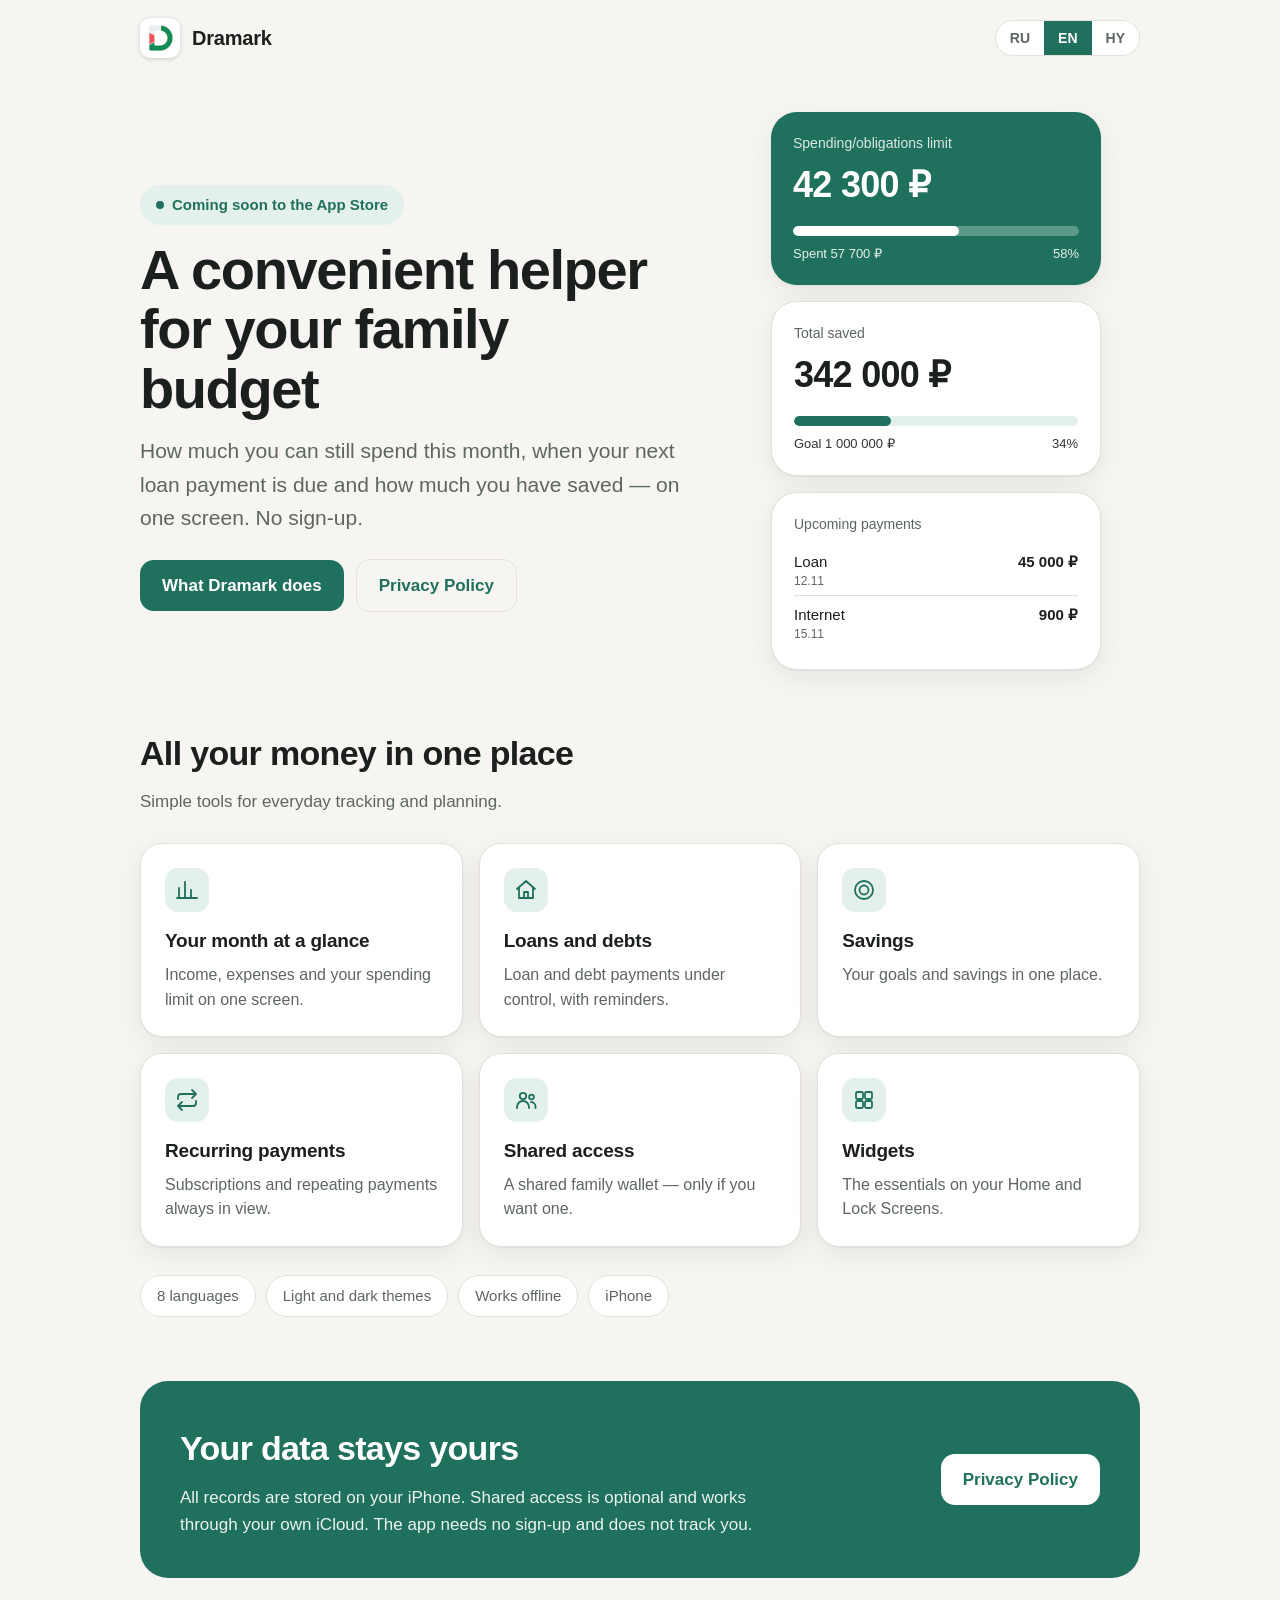
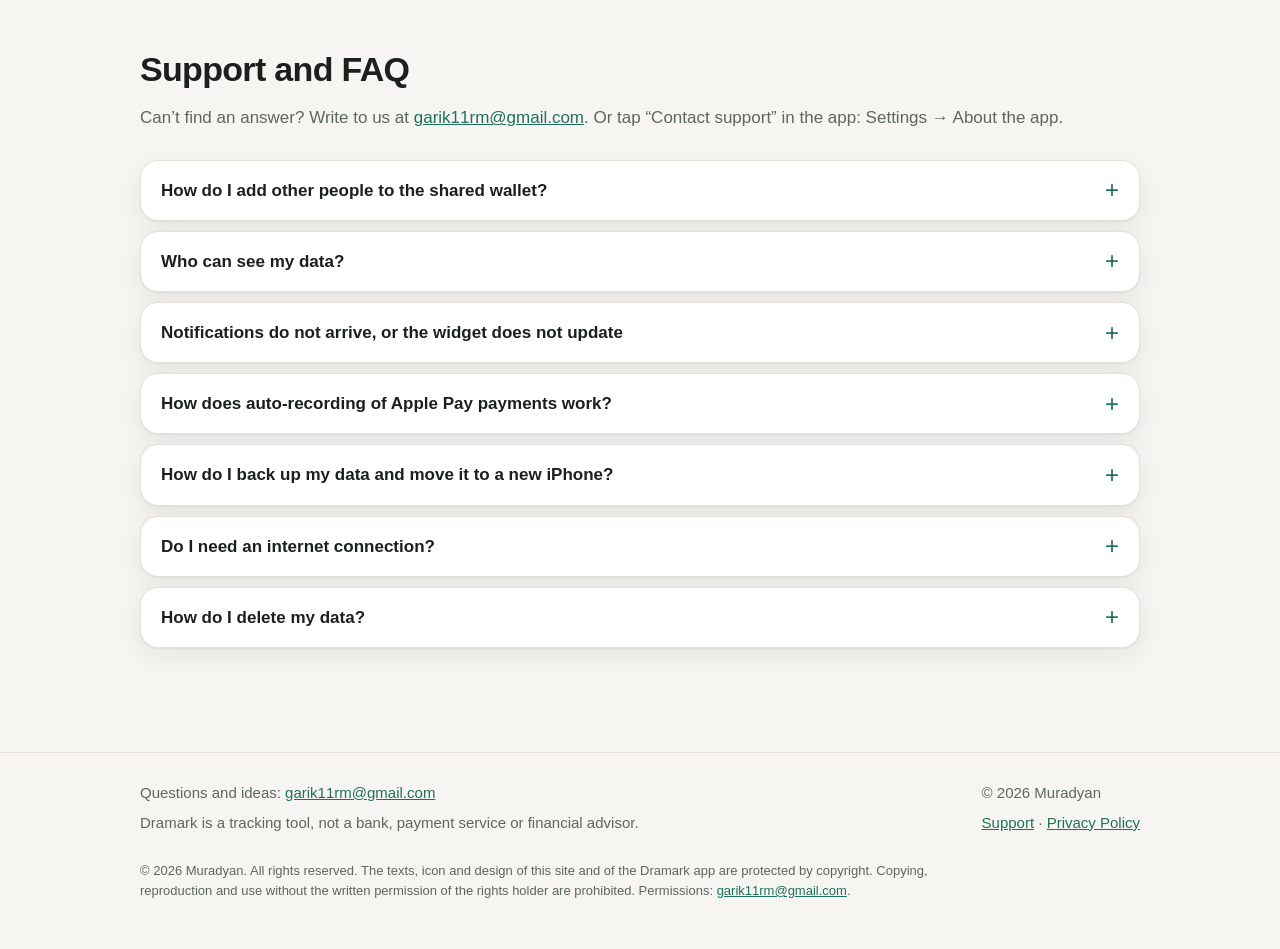
<file: index.html>
<!doctype html>
<html lang="ru">
<head>
<meta charset="utf-8">
<meta name="viewport" content="width=device-width,initial-scale=1">
<meta name="robots" content="index, follow, noarchive, noai, noimageai">
<meta name="googlebot" content="noarchive">
<meta name="tdm-reservation" content="1">
<meta name="referrer" content="strict-origin-when-cross-origin">
<meta name="author" content="Muradyan">
<meta name="copyright" content="© 2026 Muradyan. All rights reserved.">
<title>Dramark — бюджет и кредиты / Budget &amp; loans / Բյուջե և վարկեր</title>
<meta name="description" content="Dramark — удобный помощник для семейного бюджета на iPhone. Без регистрации. / A convenient family budget helper for iPhone. No sign-up.">
<link rel="canonical" href="https://muradyangarik23.github.io/Dramark/">
<meta property="og:type" content="website">
<meta property="og:site_name" content="Dramark">
<meta property="og:title" content="Dramark — бюджет и кредиты · Budget &amp; loans">
<meta property="og:description" content="Удобный помощник для семейного бюджета на iPhone. A convenient family budget helper for iPhone.">
<meta property="og:url" content="https://muradyangarik23.github.io/Dramark/">
<meta property="og:image" content="https://muradyangarik23.github.io/Dramark/icon.png">
<meta name="twitter:card" content="summary">
<meta name="color-scheme" content="light dark">
<meta name="theme-color" content="#1f705c">
<link rel="icon" type="image/png" href="favicon.png">
<link rel="apple-touch-icon" href="apple-touch-icon.png">
<link rel="stylesheet" href="style.css">
<script>document.documentElement.className+=" js";</script>
</head>
<body><div class="wrap"><header class="top">
<a class="brand" href="./"><img src="icon.png" alt="" width="40" height="40"><span>Dramark</span></a>
<div class="lang" role="group" aria-label="Language"><button type="button" data-set="ru" aria-pressed="true">RU</button><button type="button" data-set="en" aria-pressed="false">EN</button><button type="button" data-set="hy" aria-pressed="false">HY</button></div>
</header></div>
<main>
<div class="wrap">
<section class="hero">
 <div>
  <p class="pill"><i></i><span data-l="ru">Скоро в App Store</span><span data-l="en">Coming soon to the App Store</span><span data-l="hy">Շուտով App Store-ում</span></p>
  <h1><span data-l="ru">Удобный помощник для семейного бюджета</span><span data-l="en">A convenient helper for your family budget</span><span data-l="hy">Հարմար օգնական ընտանեկան բյուջեի համար</span></h1>
  <p class="lead"><span data-l="ru">Сколько ещё можно потратить в этом месяце, когда ближайший платёж по кредиту и сколько уже накоплено — на одном экране. Без регистрации.​‌​​​‌​​​‌​‌​​‌​​‌​​‌‌​‌</span><span data-l="en">How much you can still spend this month, when your next loan payment is due and how much you have saved — on one screen. No sign-up.​‌​​​‌​​​‌​‌​​‌​​‌​​‌‌​‌</span><span data-l="hy">Որքան կարող եք ևս ծախսել այս ամիս, երբ է հաջորդ վարկային վճարումը և որքան եք արդեն խնայել՝ մեկ էկրանին։ Առանց գրանցման։​‌​​​‌​​​‌​‌​​‌​​‌​​‌‌​‌</span></p>
  <div class="cta"><a class="btn" href="#features"><span data-l="ru">Что умеет Dramark</span><span data-l="en">What Dramark does</span><span data-l="hy">Ինչ կարող է Dramark-ը</span></a><a class="btn ghost" href="privacy/"><span data-l="ru">Политика конфиденциальности</span><span data-l="en">Privacy Policy</span><span data-l="hy">Գաղտնիության քաղաքականություն</span></a></div>
 </div>
 <div class="demo" aria-hidden="true">
  <div class="w limit"><p class="t"><span data-l="ru">Лимит на траты/обязательства</span><span data-l="en">Spending/obligations limit</span><span data-l="hy">Ծախսերի/պարտավորությունների սահման</span></p><p class="v">42 300 ₽</p><div class="bar"><b style="width:58%"></b></div><div class="s"><span><span data-l="ru">Потрачено 57 700 ₽</span><span data-l="en">Spent 57 700 ₽</span><span data-l="hy">Ծախսվել է 57 700 ₽</span></span><span>58%</span></div></div>
  <div class="w save"><p class="t"><span data-l="ru">Всего накоплено</span><span data-l="en">Total saved</span><span data-l="hy">Ընդամենը խնայված</span></p><p class="v">342 000 ₽</p><div class="bar"><b style="width:34%"></b></div><div class="s"><span><span data-l="ru">Цель 1 000 000 ₽</span><span data-l="en">Goal 1 000 000 ₽</span><span data-l="hy">Նպատակ 1 000 000 ₽</span></span><span>34%</span></div></div>
  <div class="w pay"><p class="t"><span data-l="ru">Ближайшие платежи</span><span data-l="en">Upcoming payments</span><span data-l="hy">Մոտակա վճարումներ</span></p>
   <div class="row"><span><span data-l="ru">Кредит</span><span data-l="en">Loan</span><span data-l="hy">Վարկ</span><small>12.11</small></span><span>45 000 ₽</span></div>
   <div class="row"><span><span data-l="ru">Интернет</span><span data-l="en">Internet</span><span data-l="hy">Ինտերնետ</span><small>15.11</small></span><span>900 ₽</span></div>
  </div>
 </div>
</section>

<section id="features">
 <h2><span data-l="ru">Всё о ваших деньгах в одном месте</span><span data-l="en">All your money in one place</span><span data-l="hy">Ձեր գումարը՝ մեկ տեղում</span></h2>
 <p class="sub"><span data-l="ru">Простые инструменты для ежедневного учёта и планирования.</span><span data-l="en">Simple tools for everyday tracking and planning.</span><span data-l="hy">Պարզ գործիքներ ամենօրյա հաշվառման և պլանավորման համար։</span></p>
 <div class="grid"><article class="card"><div class="ic"><svg viewBox="0 0 24 24" aria-hidden="true"><path d="M4 20V10M10 20V4M16 20v-8M22 20H2"/></svg></div><h3><span data-l="ru">Деньги за месяц</span><span data-l="en">Your month at a glance</span><span data-l="hy">Գումարն ամսվա կտրվածքով</span></h3><p><span data-l="ru">Доходы, расходы и лимит на траты — на одном экране.</span><span data-l="en">Income, expenses and your spending limit on one screen.</span><span data-l="hy">Եկամուտներ, ծախսեր և ծախսերի սահման՝ մեկ էկրանին։</span></p></article><article class="card"><div class="ic"><svg viewBox="0 0 24 24" aria-hidden="true"><path d="M3 11l9-8 9 8M5 10v10h14V10M10 20v-6h4v6"/></svg></div><h3><span data-l="ru">Кредиты и долги</span><span data-l="en">Loans and debts</span><span data-l="hy">Վարկեր և պարտքեր</span></h3><p><span data-l="ru">Платежи по кредитам и долгам под контролем, с напоминаниями.</span><span data-l="en">Loan and debt payments under control, with reminders.</span><span data-l="hy">Վարկերի և պարտքերի վճարումները՝ վերահսկողության տակ, հիշեցումներով։</span></p></article><article class="card"><div class="ic"><svg viewBox="0 0 24 24" aria-hidden="true"><circle cx="12" cy="12" r="9"/><circle cx="12" cy="12" r="4.5"/></svg></div><h3><span data-l="ru">Накопления</span><span data-l="en">Savings</span><span data-l="hy">Խնայողություններ</span></h3><p><span data-l="ru">Ваши цели и накопления — в одном месте.</span><span data-l="en">Your goals and savings in one place.</span><span data-l="hy">Ձեր նպատակներն ու խնայողությունները՝ մեկ տեղում։</span></p></article><article class="card"><div class="ic"><svg viewBox="0 0 24 24" aria-hidden="true"><path d="M17 2l4 4-4 4M3 11V9a3 3 0 013-3h15M7 22l-4-4 4-4M21 13v2a3 3 0 01-3 3H3"/></svg></div><h3><span data-l="ru">Регулярные платежи</span><span data-l="en">Recurring payments</span><span data-l="hy">Պարբերական վճարումներ</span></h3><p><span data-l="ru">Подписки и повторяющиеся платежи всегда перед глазами.</span><span data-l="en">Subscriptions and repeating payments always in view.</span><span data-l="hy">Բաժանորդագրություններն ու կրկնվող վճարումները միշտ աչքի առաջ են։</span></p></article><article class="card"><div class="ic"><svg viewBox="0 0 24 24" aria-hidden="true"><circle cx="9" cy="8" r="3.2"/><path d="M3 20v-1a6 6 0 016-6h0a6 6 0 016 6v1"/><circle cx="17.5" cy="9" r="2.4"/><path d="M17 14a4.5 4.5 0 014.5 4.5V20"/></svg></div><h3><span data-l="ru">Совместный доступ</span><span data-l="en">Shared access</span><span data-l="hy">Համատեղ մուտք</span></h3><p><span data-l="ru">Семейный кошелёк — только если вы сами этого хотите.</span><span data-l="en">A shared family wallet — only if you want one.</span><span data-l="hy">Ընտանեկան համատեղ դրամապանակ՝ միայն եթե ինքներդ ցանկանաք։</span></p></article><article class="card"><div class="ic"><svg viewBox="0 0 24 24" aria-hidden="true"><rect x="4" y="4" width="7" height="7" rx="1.5"/><rect x="13" y="4" width="7" height="7" rx="1.5"/><rect x="4" y="13" width="7" height="7" rx="1.5"/><rect x="13" y="13" width="7" height="7" rx="1.5"/></svg></div><h3><span data-l="ru">Виджеты</span><span data-l="en">Widgets</span><span data-l="hy">Վիջեթներ</span></h3><p><span data-l="ru">Самое важное — на экранах «Домой» и «Блокировка».</span><span data-l="en">The essentials on your Home and Lock Screens.</span><span data-l="hy">Կարևորագույնը՝ Հիմնական և կողպված էկրաններին։</span></p></article></div>
 <ul class="facts"><li><span data-l="ru">8 языков</span><span data-l="en">8 languages</span><span data-l="hy">8 լեզու</span></li><li><span data-l="ru">Светлая и тёмная тема</span><span data-l="en">Light and dark themes</span><span data-l="hy">Լուսավոր և մութ թեմա</span></li><li><span data-l="ru">Работает без интернета</span><span data-l="en">Works offline</span><span data-l="hy">Աշխատում է առանց ինտերնետի</span></li><li>iPhone</li></ul>
</section>

<section class="priv">
 <div><h2><span data-l="ru">Ваши данные остаются у вас</span><span data-l="en">Your data stays yours</span><span data-l="hy">Ձեր տվյալները մնում են ձեզ մոտ</span></h2>
 <p><span data-l="ru">Все записи хранятся на вашем iPhone. Совместный доступ — по вашему желанию, через ваш iCloud. Приложение не просит регистрацию и не следит за вами.</span><span data-l="en">All records are stored on your iPhone. Shared access is optional and works through your own iCloud. The app needs no sign-up and does not track you.</span><span data-l="hy">Բոլոր գրառումները պահվում են ձեր iPhone-ում։ Համատեղ մուտքը ոչ պարտադիր է և աշխատում է ձեր iCloud-ի միջոցով։ Հավելվածը գրանցում չի պահանջում և չի հետևում ձեզ։</span></p></div>
 <a class="btn" href="privacy/"><span data-l="ru">Политика конфиденциальности</span><span data-l="en">Privacy Policy</span><span data-l="hy">Գաղտնիության քաղաքականություն</span></a>
</section>

<section id="support" class="faq">
 <h2><span data-l="ru">Поддержка и вопросы</span><span data-l="en">Support and FAQ</span><span data-l="hy">Աջակցություն և հարցեր</span></h2>
 <p class="sub"><span data-l="ru">Не нашли ответ? Напишите нам на <a href="mailto:garik11rm@gmail.com">garik11rm@gmail.com</a>. Или нажмите «Написать в поддержку» в приложении: «Настройки» → «О приложении».</span><span data-l="en">Can’t find an answer? Write to us at <a href="mailto:garik11rm@gmail.com">garik11rm@gmail.com</a>. Or tap “Contact support” in the app: Settings → About the app.</span><span data-l="hy">Պատասխանը չգտա՞ք։ Գրեք մեզ՝ <a href="mailto:garik11rm@gmail.com">garik11rm@gmail.com</a>։ Կամ հավելվածում սեղմեք «Գրել աջակցությանը»՝ «Կարգավորումներ» → «Հավելվածի մասին»։</span></p>
<div data-l="ru"><details><summary>Как подключить других людей к общему кошельку?</summary><p>Это необязательная функция. Откройте «Настройки» → «Совместный доступ» и следуйте подсказкам в приложении. Отправляйте ссылку только тем, кому доверяете: она открывает доступ любому, у кого она есть.</p></details><details><summary>Кто видит мои данные?</summary><p>Записи хранятся на вашем iPhone и на наши серверы не попадают. Если вы включите совместный доступ, данные дополнительно хранятся в вашем iCloud, и их видят и меняют те, кто подключился по ссылке. Владелец может в любой момент закрыть доступ.</p></details><details><summary>Не приходят уведомления или не обновляется виджет</summary><p>Проверьте в настройках iPhone: уведомления Dramark разрешены, включено «Обновление контента», на обоих телефонах выполнен вход в iCloud. Если приложение закрыто смахиванием, виджеты и данные обновятся при его открытии.</p></details><details><summary>Как работает автозапись оплат Apple Pay?</summary><p>Это необязательная функция. Подробная инструкция — в приложении: «Настройки» → «Автозапись оплат». Приложение не подключается к банку и к Wallet, данные не покидают ваш iPhone.</p></details><details><summary>Как сохранить данные и перенести их на новый iPhone?</summary><p>Приложение само делает копию раз в день, она входит в резервную копию iPhone. Для переноса используйте в «Настройках» сохранение данных в файл и восстановление из файла.</p></details><details><summary>Нужен ли интернет?</summary><p>Нет, приложение работает без интернета. Он нужен только для обновления курсов валют и для синхронизации общего кошелька.</p></details><details><summary>Как удалить свои данные?</summary><p>Удалите приложение: все данные на устройстве будут стёрты. Если вы пользовались совместным доступом, сначала откройте «Настройки» → «Совместный доступ»: владелец выбирает «Отключить синхронизацию» (копия в iCloud удаляется), участник выбирает «Отключиться от общего кошелька».</p></details></div>
<div data-l="en"><details><summary>How do I add other people to the shared wallet?</summary><p>This feature is optional. Open Settings → Shared access and follow the hints in the app. Send the link only to people you trust: it gives access to anyone who has it.</p></details><details><summary>Who can see my data?</summary><p>Your records are stored on your iPhone and never reach our servers. If you turn on shared access, the data is also stored in your iCloud and can be seen and changed by everyone who joined by the link. The owner can close access at any time.</p></details><details><summary>Notifications do not arrive, or the widget does not update</summary><p>Check iPhone Settings: Dramark notifications are allowed, “Background App Refresh” is on, and both phones are signed in to iCloud. If you closed the app by swiping it away, widgets and data update when you open it.</p></details><details><summary>How does auto-recording of Apple Pay payments work?</summary><p>It is optional. Detailed instructions are in the app: Settings → “Auto-record payments”. The app does not connect to your bank or to Wallet, and the data never leaves your iPhone.</p></details><details><summary>How do I back up my data and move it to a new iPhone?</summary><p>The app makes a backup once a day, and it is included in your iPhone backup. To move your data, use “Save data to a file” and “Restore from a file” in Settings.</p></details><details><summary>Do I need an internet connection?</summary><p>No, the app works offline. It needs the internet only to update exchange rates and to sync a shared wallet.</p></details><details><summary>How do I delete my data?</summary><p>Delete the app: all data on the device is erased. If you used shared access, first open Settings → Shared access: the owner chooses “Turn off sync” (the iCloud copy is deleted), a participant chooses “Disconnect from the shared wallet”.</p></details></div>
<div data-l="hy"><details><summary>Ինչպե՞ս այլ մարդկանց միացնել համատեղ դրամապանակին</summary><p>Սա ոչ պարտադիր գործառույթ է։ Բացեք «Կարգավորումներ» → «Համատեղ մուտք» և հետևեք հավելվածի հուշումներին։ Հղումը ուղարկեք միայն այն մարդկանց, ում վստահում եք. այն մուտք է տալիս այն ունեցող յուրաքանչյուրին։</p></details><details><summary>Ո՞վ է տեսնում իմ տվյալները</summary><p>Գրառումները պահվում են ձեր iPhone-ում և մեր սերվերներին չեն հասնում։ Եթե միացնեք համատեղ մուտքը, տվյալները լրացուցիչ պահվում են ձեր iCloud-ում, և դրանք տեսնում ու փոփոխում են հղումով միացած մարդիկ։ Սեփականատերը կարող է ցանկացած պահի փակել մուտքը։</p></details><details><summary>Ծանուցումները չեն գալիս կամ վիջեթը չի թարմացվում</summary><p>Ստուգեք iPhone-ի կարգավորումներում՝ Dramark-ի ծանուցումները թույլատրված են, միացված է «Ֆոնային թարմացումը», երկու հեռախոսներում էլ կատարված է iCloud մուտք։ Եթե հավելվածը փակել եք սահեցնելով, վիջեթներն ու տվյալները կթարմացվեն այն բացելիս։</p></details><details><summary>Ինչպե՞ս է աշխատում Apple Pay վճարումների ավտոգրանցումը</summary><p>Սա ոչ պարտադիր գործառույթ է։ Մանրամասն հրահանգը հավելվածում է՝ «Կարգավորումներ» → «Վճարումների ավտոգրանցում»։ Հավելվածը չի միանում ձեր բանկին և Wallet-ին, տվյալները չեն հեռանում ձեր iPhone-ից։</p></details><details><summary>Ինչպե՞ս պահպանել տվյալները և տեղափոխել նոր iPhone</summary><p>Հավելվածն ինքը պահուստ է ստեղծում օրը մեկ անգամ, այն մտնում է iPhone-ի պահուստային պատճենի մեջ։ Տեղափոխելու համար «Կարգավորումներ»-ում օգտվեք տվյալները ֆայլում պահպանելու և ֆայլից վերականգնելու հնարավորությունից։</p></details><details><summary>Ինտերնե՞տ է պետք</summary><p>Ոչ, հավելվածն աշխատում է առանց ինտերնետի։ Այն պետք է միայն արժույթների փոխարժեքները թարմացնելու և համատեղ դրամապանակը համաժամեցնելու համար։</p></details><details><summary>Ինչպե՞ս ջնջել իմ տվյալները</summary><p>Ջնջեք հավելվածը. սարքի բոլոր տվյալները կմաքրվեն։ Եթե օգտվել եք համատեղ մուտքից, նախ բացեք «Կարգավորումներ» → «Համատեղ մուտք». սեփականատերն ընտրում է «Անջատել համաժամեցումը» (iCloud-ի պատճենը ջնջվում է), մասնակիցը՝ «Անջատվել համատեղ դրամապանակից»։</p></details></div>
</section>
</div>
</main>
<footer><div class="wrap"><div class="f">
<div><p><span data-l="ru">Вопросы и предложения:</span><span data-l="en">Questions and ideas:</span><span data-l="hy">Հարցեր և առաջարկներ՝</span> <a href="mailto:garik11rm@gmail.com">garik11rm@gmail.com</a></p>
<p><span data-l="ru">Dramark — инструмент учёта: не банк, не платёжный сервис и не финансовый консультант.</span><span data-l="en">Dramark is a tracking tool, not a bank, payment service or financial advisor.</span><span data-l="hy">Dramark-ը հաշվառման գործիք է՝ ոչ բանկ, ոչ վճարային ծառայություն և ոչ ֆինանսական խորհրդատու։</span></p></div>
<div><p>© 2026 Muradyan</p><p><a href="#support"><span data-l="ru">Поддержка</span><span data-l="en">Support</span><span data-l="hy">Աջակցություն</span></a> · <a href="privacy/"><span data-l="ru">Политика конфиденциальности</span><span data-l="en">Privacy Policy</span><span data-l="hy">Գաղտնիության քաղաքականություն</span></a></p></div>
</div>
<p class="legal"><span data-l="ru">© 2026 Muradyan. Все права защищены. Тексты, значок и оформление этого сайта и приложения Dramark защищены авторским правом. Копирование, воспроизведение и использование без письменного разрешения правообладателя запрещены. Разрешения: <a href="mailto:garik11rm@gmail.com">garik11rm@gmail.com</a>.</span><span data-l="en">© 2026 Muradyan. All rights reserved. The texts, icon and design of this site and of the Dramark app are protected by copyright. Copying, reproduction and use without the written permission of the rights holder are prohibited. Permissions: <a href="mailto:garik11rm@gmail.com">garik11rm@gmail.com</a>.</span><span data-l="hy">© 2026 Muradyan. Բոլոր իրավունքները պաշտպանված են։ Այս կայքի և Dramark հավելվածի տեքստերը, պատկերակը և ձևավորումը պաշտպանված են հեղինակային իրավունքով։ Առանց իրավատիրոջ գրավոր թույլտվության պատճենահանումը, վերարտադրումը և օգտագործումը արգելվում են։ Թույլտվություններ՝ <a href="mailto:garik11rm@gmail.com">garik11rm@gmail.com</a>։</span></p>
</div></footer>
<script src="app.js"></script>
</body></html>
</file>
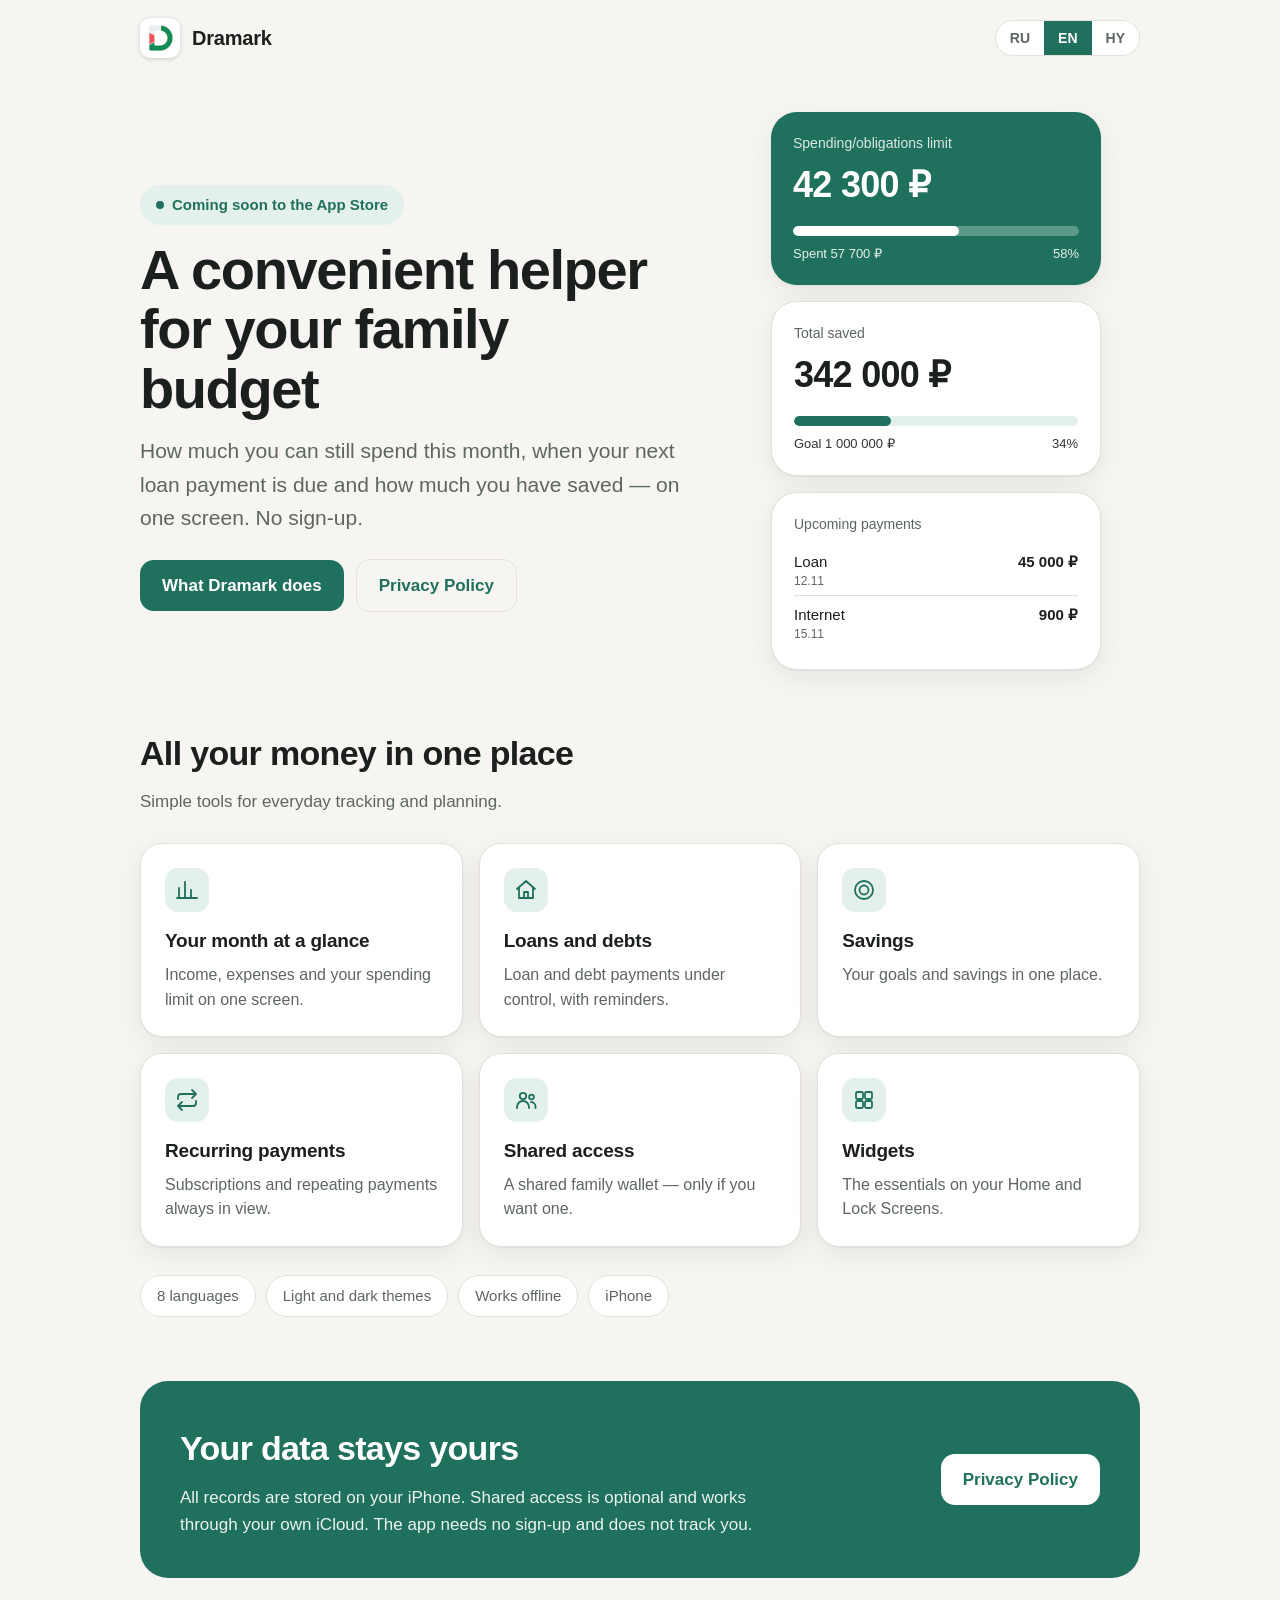
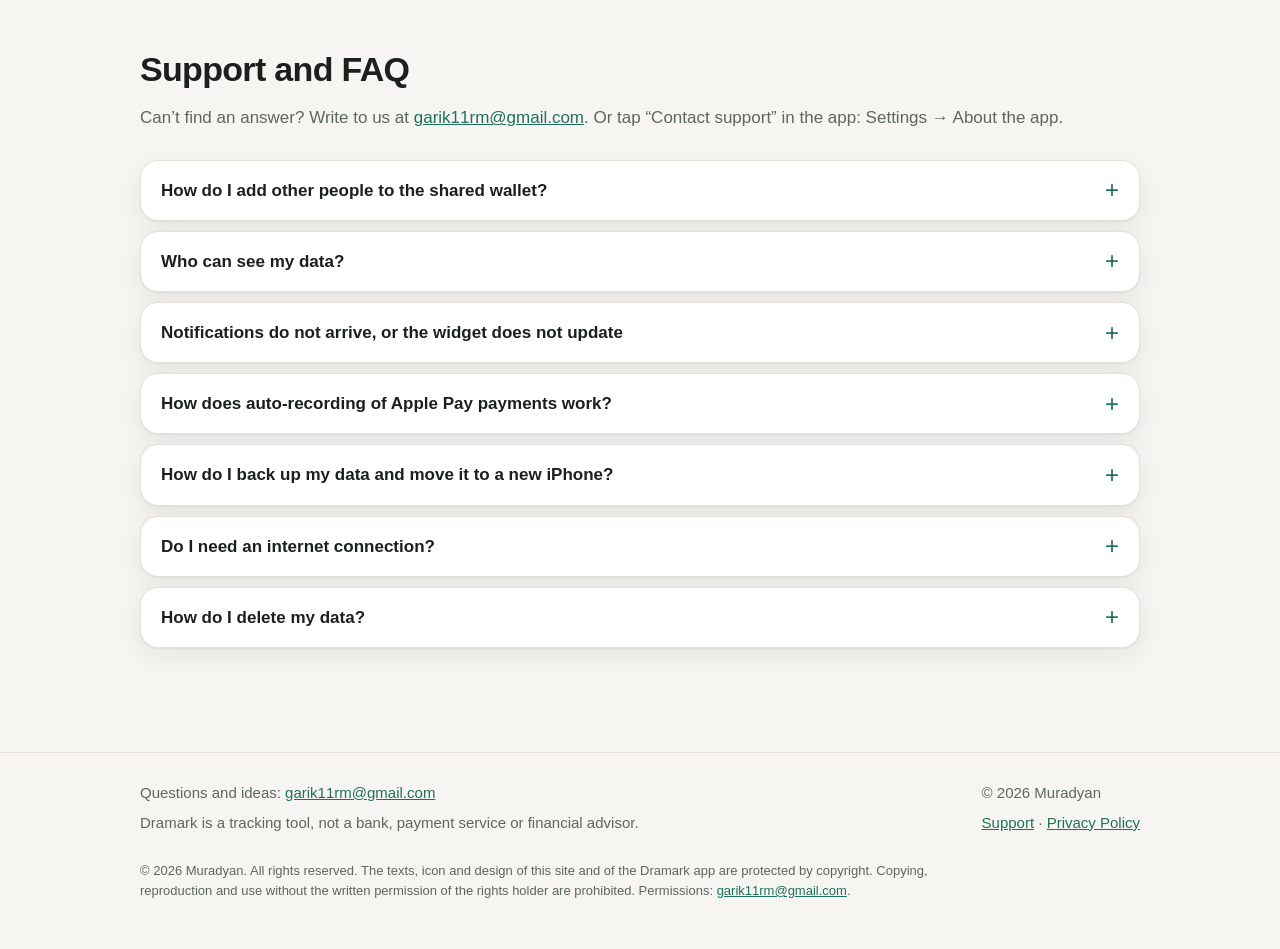
<file: privacy/index.html>
<!doctype html>
<html lang="ru">
<head>
<meta charset="utf-8">
<meta name="viewport" content="width=device-width,initial-scale=1">
<meta name="robots" content="index, follow, noarchive, noai, noimageai">
<meta name="googlebot" content="noarchive">
<meta name="tdm-reservation" content="1">
<meta name="referrer" content="strict-origin-when-cross-origin">
<link rel="canonical" href="https://muradyangarik23.github.io/Dramark/privacy/">
<meta name="author" content="Muradyan">
<meta name="copyright" content="© 2026 Muradyan. All rights reserved.">
<title>Dramark — Политика конфиденциальности / Privacy Policy / Գաղտնիության քաղաքականություն</title>
<meta name="description" content="Политика конфиденциальности приложения Dramark: данные хранятся на вашем устройстве, совместный доступ — по желанию, через ваш iCloud. Privacy Policy of the Dramark app.">
<meta name="color-scheme" content="light dark">
<meta name="theme-color" content="#1f705c">
<link rel="icon" type="image/png" href="../favicon.png">
<link rel="apple-touch-icon" href="../apple-touch-icon.png">
<link rel="stylesheet" href="../style.css">
<script>document.documentElement.className+=" js";</script>
</head>
<body><div class="wrap"><header class="top">
<a class="brand" href="../"><img src="../icon.png" alt="" width="40" height="40"><span>Dramark</span></a>
<div class="lang" role="group" aria-label="Language"><button type="button" data-set="ru" aria-pressed="true">RU</button><button type="button" data-set="en" aria-pressed="false">EN</button><button type="button" data-set="hy" aria-pressed="false">HY</button></div>
</header></div>
<main class="doc">
<a class="back" href="../">← <span data-l="ru">О приложении</span><span data-l="en">About the app</span><span data-l="hy">Հավելվածի մասին</span></a>
<div data-l="ru"><h1>Политика конфиденциальности</h1><p class="meta">Приложение: Dramark · Разработчик: Muradyan · Контакт: <a href="mailto:garik11rm@gmail.com">garik11rm@gmail.com</a> · Дата: 13.11.2026</p><h2>1. Какие данные мы обрабатываем</h2><p>Операции, суммы, категории (в том числе ваши собственные), обязательства (в том числе их валюты), накопления, карты и счета (названия и остатки, которые вы вводите сами), регулярные платежи, цели накоплений, ожидаемые поступления и настройки хранятся на вашем устройстве. Мы не создаём аккаунтов и не отправляем эти данные на свои серверы. Если вы включите необязательный совместный доступ, копия этих данных будет храниться и в вашем iCloud (раздел 6).</p><h2>2. Что отправляется в интернет</h2><p>Кроме необязательного совместного доступа (раздел 6), единственное обращение к сети — запрос курсов валют к общедоступному сервису (open.er-api.com / ExchangeRate-API). Сервис получает технические данные запроса (например, IP-адрес), но не получает ваши финансовые данные, названия и суммы операций.</p><h2>3. Уведомления</h2><p>Напоминания о платежах, напоминание в конце месяца, поздравления с достигнутой целью и с закрытым обязательством, а также сообщения о записанной оплате (если вы настроили автозапись оплат) создаются и показываются на самом устройстве и не передаются нам или третьим лицам. Если включён совместный доступ (раздел 6), iCloud присылает приложению служебные уведомления о том, что данные общего кошелька изменились: так изменения приходят быстро, а виджеты обновляются без открытия приложения. Если вы дополнительно включите переключатель «Уведомления об операциях участников», iCloud будет присылать и видимое уведомление «Другой участник внёс изменения в общий кошелёк». Эти уведомления идут через iCloud и службу push-уведомлений Apple (APNs); в них нет сумм и названий операций. Подробный текст («Расход 50 ֏. Продукты» и остаток лимита) приложение составляет на вашем устройстве из уже полученных данных. Разработчик в этой цепочке не участвует. Все уведомления можно выключить в настройках iPhone.</p><h2>4. Виджеты и Пункт управления</h2><p>Данные для виджетов на экранах «Домой» и «Блокировка» (остаток лимита, суммы за месяц, сумма накоплений и текущих счетов, цель, ближайшие платежи) хранятся в общем защищённом контейнере приложения на вашем устройстве и никуда не передаются. Приложение обновляет их при изменении данных, в том числе в фоне, когда пришли изменения от другого участника. Кнопка «+» в виджете и в Пункте управления только открывает приложение.</p><h2>5. Автозапись оплат (необязательно)</h2><p>Эта функция работает только после того, как вы сами настроите автоматизацию в приложении «Команды» (Apple) по инструкции в Настройках; её можно выключить в Настройках приложения или удалить в «Командах». Когда вы платите через Apple Pay, автоматизация передаёт приложению на вашем устройстве сумму, название магазина и название карты — ровно то, что показывает Wallet. Приложение записывает расход на устройстве: название магазина сохраняется в заметке операции, а название карты используется только для выбора вашей карты в приложении и не сохраняется. Чтобы подсказывать категорию, приложение запоминает на устройстве, какую категорию вы выбрали для магазина. Dramark не подключается к банку и к Wallet, не читает сообщения и не отправляет эти данные нам или третьим лицам. Записанная оплата — такая же операция, как остальные: если вы включили совместный доступ (раздел 6), она попадает и в общий кошелёк.</p><h2>6. Совместный доступ (необязательно)</h2><p>Эта функция выключена, пока вы сами её не включите. При включении данные приложения (операции, обязательства, накопления, карты и счета, регулярные платежи, лимит, план на месяц, цели накоплений, ожидаемые поступления, свои категории и основная валюта) копируются в хранилище iCloud (Apple CloudKit), привязанное к вашей учётной записи Apple, — в отдельную область общего кошелька. Вы получаете ссылку-приглашение. Каждый, кто откроет её на своём iPhone под своим Apple ID, подключается к общему кошельку (всего до 5 человек, включая вас), видит эти данные, может их изменять и добавлять свои. Поэтому отправляйте ссылку только тем, кому доверяете. Участники видят друг друга в списке: имя берётся из Apple ID так, как его сообщает iCloud. Для управления доступом в общем кошельке хранятся также служебные записи (например, пометка об отключении участника). Владелец может отключить участника, закрыть доступ для всех (старая ссылка перестаёт работать) или совсем отключить синхронизацию; участник может выйти сам. Данные хранятся и передаются средствами Apple на условиях Apple; у разработчика нет доступа к ним, и они не попадают на наши серверы. Пока вы не включили эту функцию, в iCloud ничего не отправляется.</p><h2>7. Резервные копии и файлы</h2><p>Приложение автоматически создаёт копии данных в своей папке на устройстве (она видна в приложении «Файлы»). Копия может войти в резервную копию iPhone (iCloud или компьютер), которой управляете вы. Если вы сохраняете данные в файл или восстанавливаете из файла, файл находится там, куда вы его положили (например, iCloud Drive), и мы к нему доступа не имеем.</p><h2>8. Аналитика и отслеживание</h2><p>Приложение не использует аналитику и не отслеживает вас. Apple может передавать разработчику статистику и отчёты о сбоях только тех пользователей, кто разрешил делиться ими в настройках iPhone; в них нет ваших записей.</p><h2>9. Передача третьим лицам</h2><p>Мы не продаём и не передаём ваши данные. Если вы делитесь ссылкой на общий кошелёк, каждый, кто по ней подключился, видит данные кошелька.</p><h2>10. Хранение и удаление</h2><p>Данные хранятся, пока приложение установлено. Удаление приложения удаляет все данные и копии в его папке, но не копию в iCloud, если вы включали совместный доступ: она удаляется, когда владелец отключает синхронизацию в приложении (или вы удаляете данные Dramark в настройках iCloud). Если участник вышел из общего кошелька, владелец отключил его или закрыл доступ, на устройстве участника остаются данные, уже загруженные на него, но синхронизация прекращается. Копии, которые вы сохранили сами (в файлы или iCloud Drive), удаляются вами.</p><h2>11. Ваши права (GDPR)</h2><p>Вы вправе получать доступ к своим данным, исправлять и удалять их — всё это доступно в приложении. По вопросам: <a href="mailto:garik11rm@gmail.com">garik11rm@gmail.com</a>.</p><h2>12. Дети</h2><p>Приложение не ориентировано на детей и не собирает персональные данные ни у кого, в том числе у детей. Все записи остаются у вас: на устройстве и, если вы включили совместный доступ, в вашем iCloud.</p><h2>13. Изменения</h2><p>При изменении политики мы обновим дату вверху страницы.</p><p class="note">Dramark — инструмент учёта и планирования. Это не банк, не платёжный сервис и не финансовый, налоговый или юридический консультант.</p></div>
<div data-l="en"><h1>Privacy Policy</h1><p class="meta">App: Dramark · Developer: Muradyan · Contact: <a href="mailto:garik11rm@gmail.com">garik11rm@gmail.com</a> · Date: 13.11.2026</p><h2>1. Data we process</h2><p>Transactions, amounts, categories (including your own), obligations (including their currencies), savings, cards and accounts (the names and balances you enter yourself), recurring payments, savings goals, expected incoming payments and settings are stored on your device. We do not create accounts and do not send this data to our servers. If you turn on the optional shared access, a copy of this data is also stored in your iCloud (section 6).</p><h2>2. Network requests</h2><p>Apart from the optional shared access (section 6), the only network request is for exchange rates from a public rates service (open.er-api.com / ExchangeRate-API). The service receives technical request data (e.g. IP address) but no financial data, transaction names or amounts.</p><h2>3. Notifications</h2><p>Payment reminders, the end-of-month reminder, and the congratulations for a reached goal or a closed obligation, and messages about a recorded payment (if you set up auto-recording of payments) are created and shown on your device and are not sent to us or to third parties. While shared access is on (section 6), iCloud sends the app service notifications that the shared wallet’s data has changed: this is how changes arrive quickly and widgets refresh without opening the app. If you also turn on the “Notify about participants’ transactions” switch, iCloud sends a visible notification “Another participant made changes to the shared wallet”. These notifications travel through iCloud and Apple’s push notification service (APNs) and contain no amounts or transaction names. The detailed text (for example “Expense 50 ֏. Groceries” and the remaining limit) is composed by the app on your device from data it has already received. The developer is not part of this chain. You can turn all notifications off in iPhone settings.</p><h2>4. Widgets and Control Center</h2><p>Data for the Home Screen and Lock Screen widgets (remaining limit, monthly totals, the total of savings and current accounts, the goal, upcoming payments) is kept in the app’s shared secure container on your device and is not sent anywhere. The app updates it when data changes, including in the background when changes arrive from another participant. The “+” button in a widget and in Control Center only opens the app.</p><h2>5. Auto-recording of payments (optional)</h2><p>This feature works only after you set up an automation in Apple’s Shortcuts app following the instructions in Settings; you can turn it off in the app’s Settings or delete the automation in Shortcuts. When you pay with Apple Pay, the automation passes the app, on your device, the amount, the shop name and the card name — exactly what Wallet shows. The app records an expense on your device: the shop name is saved in the note of the transaction, while the card name is used only to pick your card in the app and is not saved. To suggest a category, the app remembers on your device which category you chose for a shop. Dramark does not connect to your bank or to Wallet, does not read messages, and does not send this data to us or to third parties. A recorded payment is a transaction like any other: if you turned on shared access (section 6), it also reaches the shared wallet.</p><h2>6. Shared access (optional)</h2><p>This feature is off until you turn it on. When you do, the app data (transactions, obligations, savings, cards and accounts, recurring payments, spending limit, monthly plan, savings goals, expected incoming payments, custom categories and main currency) is copied to iCloud storage (Apple CloudKit) tied to your Apple account, into a separate shared-wallet area. You get an invitation link. Anyone who opens it on their iPhone with their own Apple ID joins the shared wallet (up to 5 people including you), sees this data, can change it and add their own. So send the link only to people you trust. Participants see each other in the list: the name comes from the Apple ID as iCloud reports it. To manage access, the shared wallet also holds technical records (for example, a note that a participant was removed). The owner can remove a participant, close access for everyone (the old link stops working) or turn sync off completely; a participant can leave on their own. The data is stored and transferred by Apple under Apple’s terms; the developer has no access to it and it does not reach our servers. Until you turn this feature on, nothing is sent to iCloud.</p><h2>7. Backups and files</h2><p>The app automatically creates copies of your data in its own folder on the device (visible in the Files app). A copy may be included in your iPhone backup (iCloud or computer), which you control. If you export data to a file or restore from a file, the file stays where you put it (e.g. iCloud Drive) and we have no access to it.</p><h2>8. Analytics and tracking</h2><p>The app uses no analytics and does not track you. Apple may give the developer usage statistics and crash reports only from users who allowed sharing them in iPhone settings; they do not contain your records.</p><h2>9. Sharing with others</h2><p>We do not sell or share your data. If you share the shared-wallet link, everyone who joined through it sees the wallet’s data.</p><h2>10. Retention and deletion</h2><p>Data stays while the app is installed. Deleting the app deletes its data and the copies in its folder, but not the iCloud copy if you used shared access: that copy is deleted when the owner turns sync off in the app (or when you delete Dramark data in iCloud settings). If a participant leaves the shared wallet, or the owner removes them or closes access, the data already loaded on the participant’s device stays there, but syncing stops. Copies you saved yourself (to Files or iCloud Drive) are deleted by you.</p><h2>11. Your rights (GDPR)</h2><p>You can access, correct and delete your data in the app. Contact: <a href="mailto:garik11rm@gmail.com">garik11rm@gmail.com</a>.</p><h2>12. Children</h2><p>The app is not directed at children and does not collect personal data from anyone, including children. All records stay with you: on the device and, if you turn on shared access, in your iCloud.</p><h2>13. Changes</h2><p>We will update the date at the top of this page when the policy changes.</p><p class="note">Dramark is a tracking and planning tool. It is not a bank, a payment service or a financial, tax or legal advisor.</p></div>
<div data-l="hy"><h1>Գաղտնիության քաղաքականություն</h1><p class="meta">Հավելված՝ Dramark · Մշակող՝ Muradyan · Կապ՝ <a href="mailto:garik11rm@gmail.com">garik11rm@gmail.com</a> · Ամսաթիվ՝ 13.11.2026</p><h2>1. Ինչ տվյալներ ենք մշակում</h2><p>Գործարքները, գումարները, կատեգորիաները (այդ թվում՝ ձեր սեփականները), պարտավորությունները (այդ թվում՝ դրանց արժույթները), խնայողությունները, քարտերն ու հաշիվները (անվանումները և մնացորդները, որոնք մուտքագրում եք ինքներդ), պարբերական վճարումները, խնայողությունների նպատակները, սպասվող մուտքերը և կարգավորումները պահվում են ձեր սարքում։ Մենք հաշիվներ չենք ստեղծում և այս տվյալները չենք ուղարկում մեր սերվերներին։ Եթե միացնեք ոչ պարտադիր համատեղ մուտքը, այս տվյալների պատճենը կպահվի նաև ձեր iCloud-ում (բաժին 6)։</p><h2>2. Ինչ է ուղարկվում ինտերնետ</h2><p>Ոչ պարտադիր համատեղ մուտքից (բաժին 6) բացի՝ ցանցային միակ հարցումը արժույթների փոխարժեքների հարցումն է հանրային ծառայությունից (open.er-api.com / ExchangeRate-API)։ Ծառայությունը ստանում է հարցման տեխնիկական տվյալները (օրինակ՝ IP հասցեն), բայց չի ստանում ձեր ֆինանսական տվյալները, գործարքների անվանումները և գումարները։</p><h2>3. Ծանուցումներ</h2><p>Վճարումների հիշեցումները, ամսվա վերջի հիշեցումը, նպատակին հասնելու և պարտավորությունը փակելու շնորհավորանքները, ինչպես նաև գրանցված վճարման մասին հաղորդագրությունները (եթե կարգավորել եք վճարումների ավտոգրանցումը) ստեղծվում և ցուցադրվում են հենց սարքում և չեն փոխանցվում մեզ կամ երրորդ կողմերին։ Եթե համատեղ մուտքը միացված է (բաժին 6), iCloud-ը հավելվածին ուղարկում է սպասարկման ծանուցումներ այն մասին, որ համատեղ դրամապանակի տվյալները փոխվել են. այդպես փոփոխությունները հասնում են արագ, իսկ վիջեթները թարմացվում են առանց հավելվածը բացելու։ Եթե լրացուցիչ միացնեք «Ծանուցումներ մասնակիցների գործարքների մասին» անջատիչը, iCloud-ը կուղարկի նաև տեսանելի ծանուցում՝ «Մեկ այլ մասնակից փոփոխություններ է կատարել համատեղ դրամապանակում»։ Այս ծանուցումները անցնում են iCloud-ով և Apple-ի push ծանուցումների ծառայությամբ (APNs). դրանցում գումարներ և գործարքների անվանումներ չկան։ Մանրամասն տեքստը (օրինակ՝ «Ծախս 50 ֏. Մթերք» և սահմանի մնացորդը) հավելվածը կազմում է ձեր սարքում՝ արդեն ստացված տվյալներից։ Մշակողը այս շղթայում չի մասնակցում։ Բոլոր ծանուցումները կարելի է անջատել iPhone-ի կարգավորումներում։</p><h2>4. Վիջեթներ և Կառավարման կենտրոն</h2><p>Հիմնական և կողպված էկրանների վիջեթների տվյալները (ծախսերի սահմանի մնացորդ, ամսվա գումարներ, խնայողությունների և ընթացիկ հաշիվների գումար, նպատակ, մոտակա վճարումներ) պահվում են հավելվածի ընդհանուր պաշտպանված կոնտեյներում ձեր սարքում և ոչ ոքի չեն փոխանցվում։ Հավելվածը թարմացնում է դրանք տվյալների փոփոխվելիս, այդ թվում՝ ֆոնում, երբ փոփոխություններ են գալիս մեկ այլ մասնակցից։ Վիջեթի և Կառավարման կենտրոնի «+» կոճակը միայն բացում է հավելվածը։</p><h2>5. Վճարումների ավտոգրանցում (ոչ պարտադիր)</h2><p>Այս գործառույթն աշխատում է միայն այն բանից հետո, երբ Կարգավորումներում նշված հրահանգով ինքներդ կարգավորեք ավտոմատացում Apple-ի «Shortcuts» հավելվածում. այն կարելի է անջատել հավելվածի Կարգավորումներում կամ ջնջել «Shortcuts»-ում։ Երբ վճարում եք Apple Pay-ով, ավտոմատացումը ձեր սարքում հավելվածին է փոխանցում գումարը, խանութի անվանումը և քարտի անվանումը՝ հենց այն, ինչ ցույց է տալիս Wallet-ը։ Հավելվածը ծախսը գրանցում է ձեր սարքում. խանութի անվանումը պահվում է գործարքի նշման մեջ, իսկ քարտի անվանումն օգտագործվում է միայն հավելվածում ձեր քարտն ընտրելու համար և չի պահվում։ Կատեգորիա առաջարկելու համար հավելվածը ձեր սարքում հիշում է, թե որ կատեգորիան եք ընտրել տվյալ խանութի համար։ Dramark-ը չի միանում ձեր բանկին և Wallet-ին, հաղորդագրություններ չի կարդում և այս տվյալները չի ուղարկում մեզ կամ երրորդ կողմերին։ Գրանցված վճարումը նույն գործարքն է, ինչ մյուսները. եթե միացրել եք համատեղ մուտքը (բաժին 6), այն հայտնվում է նաև համատեղ դրամապանակում։</p><h2>6. Համատեղ մուտք (ոչ պարտադիր)</h2><p>Այս գործառույթն անջատված է, քանի դեռ ինքներդ չեք միացրել այն։ Միացնելիս հավելվածի տվյալները (գործարքներ, պարտավորություններ, խնայողություններ, քարտեր և հաշիվներ, պարբերական վճարումներ, ծախսերի սահման, ամսվա պլան, խնայողությունների նպատակներ, սպասվող մուտքեր, սեփական կատեգորիաներ և հիմնական արժույթ) պատճենվում են iCloud-ի (Apple CloudKit) պահոցում, որը կապված է ձեր Apple հաշվի հետ՝ համատեղ դրամապանակի առանձին տարածքում։ Դուք ստանում եք հրավերի հղում։ Յուրաքանչյուր ոք, ով բացում է այն իր iPhone-ում՝ իր Apple ID-ով, միանում է համատեղ դրամապանակին (ընդհանուր առմամբ մինչև 5 մարդ՝ ձեզ հետ միասին), տեսնում է այս տվյալները, կարող է փոփոխել դրանք և ավելացնել իրենցը։ Ուստի հղումը ուղարկեք միայն այն մարդկանց, ում վստահում եք։ Մասնակիցները ցանկում տեսնում են միմյանց. անունը վերցվում է Apple ID-ից այնպես, ինչպես այն հաղորդում է iCloud-ը։ Մուտքը կառավարելու համար համատեղ դրամապանակում պահվում են նաև սպասարկման գրառումներ (օրինակ՝ մասնակցին անջատելու նշում)։ Սեփականատերը կարող է անջատել մասնակցին, փակել մուտքը բոլորի համար (հին հղումը դադարում է աշխատել) կամ ամբողջովին անջատել համաժամեցումը. մասնակիցը կարող է ինքը դուրս գալ։ Տվյալները պահվում և փոխանցվում են Apple-ի միջոցներով՝ Apple-ի պայմաններով. մշակողը դրանց հասանելիություն չունի, և դրանք չեն հայտնվում մեր սերվերներում։ Քանի դեռ այս գործառույթը չեք միացրել, iCloud-ում ոչինչ չի ուղարկվում։</p><h2>7. Պահուստային պատճեններ և ֆայլեր</h2><p>Հավելվածն ինքնաբերաբար ստեղծում է տվյալների պատճեններ սարքում՝ իր թղթապանակում (այն երևում է «Ֆայլեր» հավելվածում)։ Պատճենը կարող է ներառվել ձեր iPhone-ի պահուստային պատճենում (iCloud կամ համակարգիչ), որը կառավարում եք դուք։ Եթե տվյալները պահում եք ֆայլի մեջ կամ վերականգնում ֆայլից, ֆայլը գտնվում է այնտեղ, որտեղ դուք այն դրել եք (օրինակ՝ iCloud Drive-ում), և մենք դրան հասանելիություն չունենք։</p><h2>8. Վերլուծություն և հետևում</h2><p>Հավելվածը վերլուծություն չի օգտագործում և չի հետևում ձեզ։ Apple-ը կարող է մշակողին փոխանցել վիճակագրություն և խափանումների հաշվետվություններ միայն այն օգտատերերից, ովքեր iPhone-ի կարգավորումներում թույլ են տվել կիսվել դրանցով. դրանցում ձեր գրառումները չկան։</p><h2>9. Փոխանցում երրորդ կողմերին</h2><p>Մենք չենք վաճառում և չենք փոխանցում ձեր տվյալները։ Եթե կիսվում եք համատեղ դրամապանակի հղումով, դրանով միացած յուրաքանչյուր ոք տեսնում է դրամապանակի տվյալները։</p><h2>10. Պահպանում և ջնջում</h2><p>Տվյալները պահվում են, քանի դեռ հավելվածը տեղադրված է։ Հավելվածը ջնջելիս ջնջվում են դրա թղթապանակի բոլոր տվյալներն ու պատճենները, բայց ոչ iCloud-ի պատճենը, եթե օգտագործել եք համատեղ մուտք. այն ջնջվում է, երբ սեփականատերն անջատում է համաժամեցումը հավելվածում (կամ երբ ջնջում եք Dramark-ի տվյալները iCloud-ի կարգավորումներում)։ Եթե մասնակիցը դուրս է եկել համատեղ դրամապանակից, կամ սեփականատերը անջատել է նրան կամ փակել է մուտքը, մասնակցի սարքում մնում են արդեն բեռնված տվյալները, բայց համաժամեցումը դադարում է։ Այն պատճենները, որոնք դուք ինքներդ եք պահել (ֆայլերում կամ iCloud Drive-ում), ջնջում եք դուք։</p><h2>11. Ձեր իրավունքները (GDPR)</h2><p>Դուք իրավունք ունեք ստանալ մուտք դեպի ձեր տվյալները, ուղղել և ջնջել դրանք. այս ամենը հասանելի է հավելվածում։ Հարցերի դեպքում՝ <a href="mailto:garik11rm@gmail.com">garik11rm@gmail.com</a>։</p><h2>12. Երեխաներ</h2><p>Հավելվածը ուղղված չէ երեխաներին և որևէ մեկից՝ այդ թվում երեխաներից, անձնական տվյալներ չի հավաքում։ Բոլոր գրառումները մնում են ձեզ մոտ՝ սարքում և, եթե միացրել եք համատեղ մուտքը, ձեր iCloud-ում։</p><h2>13. Փոփոխություններ</h2><p>Քաղաքականության փոփոխության դեպքում մենք կթարմացնենք էջի վերևում նշված ամսաթիվը։</p><p class="note">Dramark-ը հաշվառման և պլանավորման գործիք է։ Այն բանկ չէ, վճարային ծառայություն չէ և ֆինանսական, հարկային կամ իրավաբանական խորհրդատու չէ։</p></div></main>
<footer><div class="wrap"><div class="f"><div><p>© 2026 Muradyan · <span data-l="ru">Все права защищены</span><span data-l="en">All rights reserved</span><span data-l="hy">Բոլոր իրավունքները պաշտպանված են</span></p></div><div><p><a href="mailto:garik11rm@gmail.com">garik11rm@gmail.com</a></p></div></div></div></footer>
<script src="../app.js"></script>
</body></html>
</file>
<file: style.css>
:root{
  --bg:#f6f5f1; --card:#ffffff; --text:#1b1f1d; --muted:#5d665f; --line:#e3e1d9;
  --brand:#1f705c; --brand-ink:#ffffff; --brand-soft:#e4f0eb; --burgundy:#8c2f3d;
  --shadow:0 1px 2px rgba(20,30,25,.05),0 8px 28px rgba(20,30,25,.07);
}
@media (prefers-color-scheme:dark){
  :root{--bg:#0f1311; --card:#171c19; --text:#eef1ee; --muted:#9aa59e; --line:#262d29;
    --brand:#31946f; --brand-soft:#16261f; --shadow:0 1px 2px rgba(0,0,0,.4),0 8px 28px rgba(0,0,0,.35);}
}
*{box-sizing:border-box}
html{-webkit-text-size-adjust:100%}
body{margin:0;background:var(--bg);color:var(--text);
  font:17px/1.6 -apple-system,BlinkMacSystemFont,"SF Pro Text","Segoe UI",Roboto,"Helvetica Neue","Noto Sans Armenian",Sylfaen,Arial,sans-serif;
  -webkit-font-smoothing:antialiased}
a{color:var(--brand)} a:hover{text-decoration-thickness:2px}
.wrap{max-width:1040px;margin:0 auto;padding:0 20px}
header.top{display:flex;align-items:center;justify-content:space-between;gap:12px;padding:18px 0}
.brand{display:flex;align-items:center;gap:12px;text-decoration:none;color:var(--text);font-weight:700;font-size:20px;letter-spacing:-.01em}
.brand img{width:40px;height:40px;border-radius:10px;box-shadow:0 1px 4px rgba(0,0,0,.18)}
.lang{display:inline-flex;border:1px solid var(--line);border-radius:999px;overflow:hidden;background:var(--card)}
.lang button{all:unset;cursor:pointer;padding:6px 14px;font-size:14px;font-weight:600;color:var(--muted)}
.lang button[aria-pressed="true"]{background:var(--brand);color:var(--brand-ink)}
.lang button:focus-visible{outline:2px solid var(--brand);outline-offset:-2px}

/* языки: без JS показываются оба, с JS — выбранный */
html.js [data-l]{display:none}
html.js[data-show="ru"] [data-l="ru"],html.js[data-show="en"] [data-l="en"],html.js[data-show="hy"] [data-l="hy"]{display:revert}
html:not(.js) div[data-l="en"],html:not(.js) div[data-l="hy"]{border-top:1px dashed var(--line);margin-top:2rem;padding-top:1rem}

.hero{display:grid;grid-template-columns:1.15fr .85fr;gap:40px;align-items:center;padding:36px 0 56px}
.hero h1{font-size:clamp(34px,5.4vw,56px);line-height:1.06;letter-spacing:-.025em;margin:0 0 16px}
.hero p.lead{font-size:clamp(18px,2.1vw,21px);color:var(--muted);margin:0 0 24px;max-width:34em}
.pill{display:inline-flex;align-items:center;gap:8px;background:var(--brand-soft);color:var(--brand);
  font-weight:600;font-size:15px;padding:8px 16px;border-radius:999px}
.pill i{width:8px;height:8px;border-radius:50%;background:var(--brand);display:inline-block}
.cta{display:flex;flex-wrap:wrap;gap:12px;align-items:center}
.btn{display:inline-block;text-decoration:none;font-weight:600;padding:12px 22px;border-radius:14px;
  background:var(--brand);color:var(--brand-ink)}
.btn.ghost{background:transparent;color:var(--brand);border:1px solid var(--line)}

/* иллюстрация: карточки в стиле виджетов приложения */
.demo{display:grid;gap:16px;justify-items:center}
.w{width:100%;max-width:330px;border-radius:26px;padding:20px 22px;color:#fff;box-shadow:var(--shadow)}
.w.limit{background:#1f705c}
.w .t{font-size:14px;opacity:.85;margin:0}
.w .v{font-size:36px;font-weight:700;letter-spacing:-.02em;margin:2px 0 12px;font-variant-numeric:tabular-nums}
.bar{height:10px;border-radius:99px;background:rgba(255,255,255,.28);overflow:hidden}
.bar b{display:block;height:100%;background:#fff;border-radius:99px}
.w .s{display:flex;justify-content:space-between;font-size:13px;opacity:.9;margin-top:8px}
.w.save{background:var(--card);color:var(--text);border:1px solid var(--line)}
.w.save .t{color:var(--muted);opacity:1}
.w.save .bar{background:var(--brand-soft)} .w.save .bar b{background:var(--brand)}
.w.pay{background:var(--card);color:var(--text);border:1px solid var(--line)}
.w.pay .t{color:var(--muted);opacity:1;margin-bottom:8px}
.row{display:flex;justify-content:space-between;gap:12px;padding:7px 0;border-top:1px solid var(--line);font-size:15px}
.row:first-of-type{border-top:0}.row span:last-child{font-variant-numeric:tabular-nums;font-weight:600}
.row small{color:var(--muted);display:block;font-size:12px;line-height:1.2}

h2{font-size:clamp(26px,3.4vw,34px);letter-spacing:-.02em;margin:0 0 8px}
.sub{color:var(--muted);margin:0 0 28px}
.card.wide{grid-column:1/-1}
.card.wide p{max-width:46em}
.grid{display:grid;grid-template-columns:repeat(3,1fr);gap:16px}
.card{background:var(--card);border:1px solid var(--line);border-radius:22px;padding:24px;box-shadow:var(--shadow)}
.card .ic{width:44px;height:44px;border-radius:13px;background:var(--brand-soft);color:var(--brand);
  display:grid;place-items:center;margin-bottom:14px}
.card svg{width:24px;height:24px;stroke:currentColor;fill:none;stroke-width:1.8;stroke-linecap:round;stroke-linejoin:round}
.card h3{font-size:19px;margin:0 0 6px;letter-spacing:-.01em}
.card p{margin:0;color:var(--muted);font-size:16px;line-height:1.55}
.facts{display:flex;flex-wrap:wrap;gap:10px;margin:28px 0 0;padding:0;list-style:none}
.facts li{border:1px solid var(--line);background:var(--card);border-radius:999px;padding:8px 16px;font-size:15px;color:var(--muted)}

.priv{margin:64px 0;background:var(--brand);color:#fff;border-radius:28px;padding:40px;display:grid;
  grid-template-columns:1fr auto;gap:24px;align-items:center}
.priv h2{margin:0 0 8px;color:#fff}.priv p{margin:0;opacity:.92;max-width:36em}
.priv .btn{background:#fff;color:#1f705c;white-space:nowrap}
footer{border-top:1px solid var(--line);padding:28px 0 48px;color:var(--muted);font-size:15px}
footer .f{display:flex;flex-wrap:wrap;gap:8px 24px;justify-content:space-between}
footer p{margin:0 0 6px}

/* поддержка и вопросы */
.faq{margin:0 0 104px}
.faq details{background:var(--card);border:1px solid var(--line);border-radius:18px;padding:0 20px;margin:0 0 10px;box-shadow:var(--shadow)}
.faq summary{cursor:pointer;font-weight:600;padding:16px 0;list-style:none;display:flex;justify-content:space-between;align-items:center;gap:16px}
.faq summary::-webkit-details-marker{display:none}
.faq summary::after{content:"+";flex:none;font-size:24px;line-height:1;font-weight:500;color:var(--brand)}
.faq details[open] summary::after{content:"\2212"}
.faq summary:focus-visible{outline:2px solid var(--brand);outline-offset:4px;border-radius:8px}
.faq details p{margin:0 0 18px;color:var(--muted);font-size:16px;line-height:1.55}
html:not(.js) .faq div[data-l="en"],html:not(.js) .faq div[data-l="hy"]{border-top:1px dashed var(--line);margin-top:2rem;padding-top:1rem}

/* страница политики */
.doc{max-width:760px;margin:0 auto;padding:12px 20px 40px}
.doc h1{font-size:clamp(30px,4.6vw,42px);letter-spacing:-.02em;line-height:1.1;margin:8px 0 12px}
.meta{color:var(--muted);font-size:15px;margin:0 0 28px}
.doc h2{font-size:22px;margin:34px 0 8px;letter-spacing:-.01em}
.doc p{margin:0 0 14px}
.doc .note{background:var(--brand-soft);border-radius:16px;padding:16px 18px;color:var(--text);margin:24px 0}
.back{display:inline-block;margin:6px 0 0;text-decoration:none;font-weight:600}

@media (max-width:820px){
  .hero{grid-template-columns:1fr;gap:28px;padding-top:12px}
  .grid{grid-template-columns:1fr 1fr}
  .priv{grid-template-columns:minmax(0,1fr);padding:28px 24px}
  .priv .btn{white-space:normal;text-align:center}
}
@media (max-width:560px){
  .faq{margin-bottom:80px}
  body{font-size:16px}
  .grid{grid-template-columns:1fr}
  .brand{font-size:18px}
}

/* защита от копирования: текст страницы не выделяется, адрес почты и страница политики остаются доступными */
body{-webkit-user-select:none;user-select:none;-webkit-touch-callout:none}
a[href^="mailto:"],main.doc,main.doc *{-webkit-user-select:text;user-select:text;-webkit-touch-callout:default}
img{-webkit-user-drag:none;pointer-events:none}
.legal{margin:20px 0 0;font-size:13px;line-height:1.55;max-width:62em}
@media print{
  body *{display:none!important}
  body::before{content:"© 2026 Muradyan. Dramark. Печать страницы не предусмотрена / Printing is not available.";display:block;padding:24px;font:16px/1.5 sans-serif;color:#000}
}
</file>
